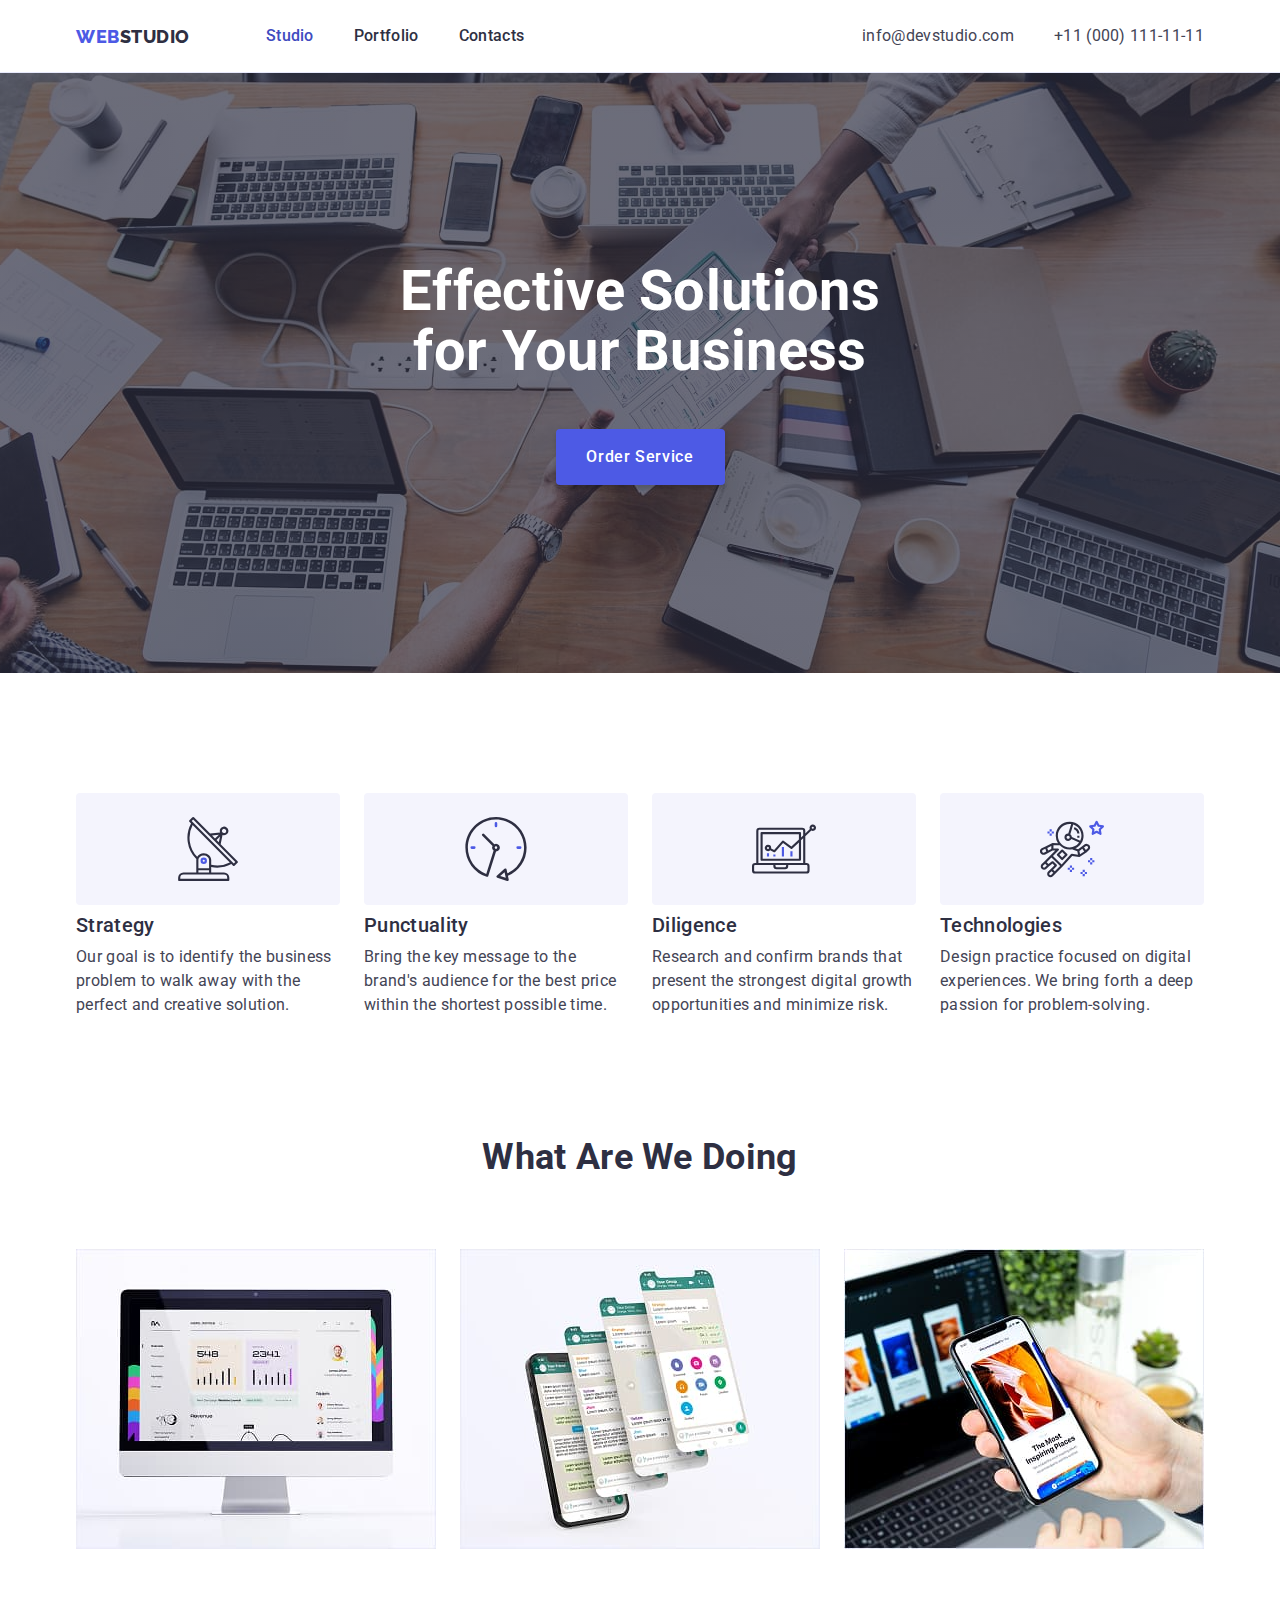
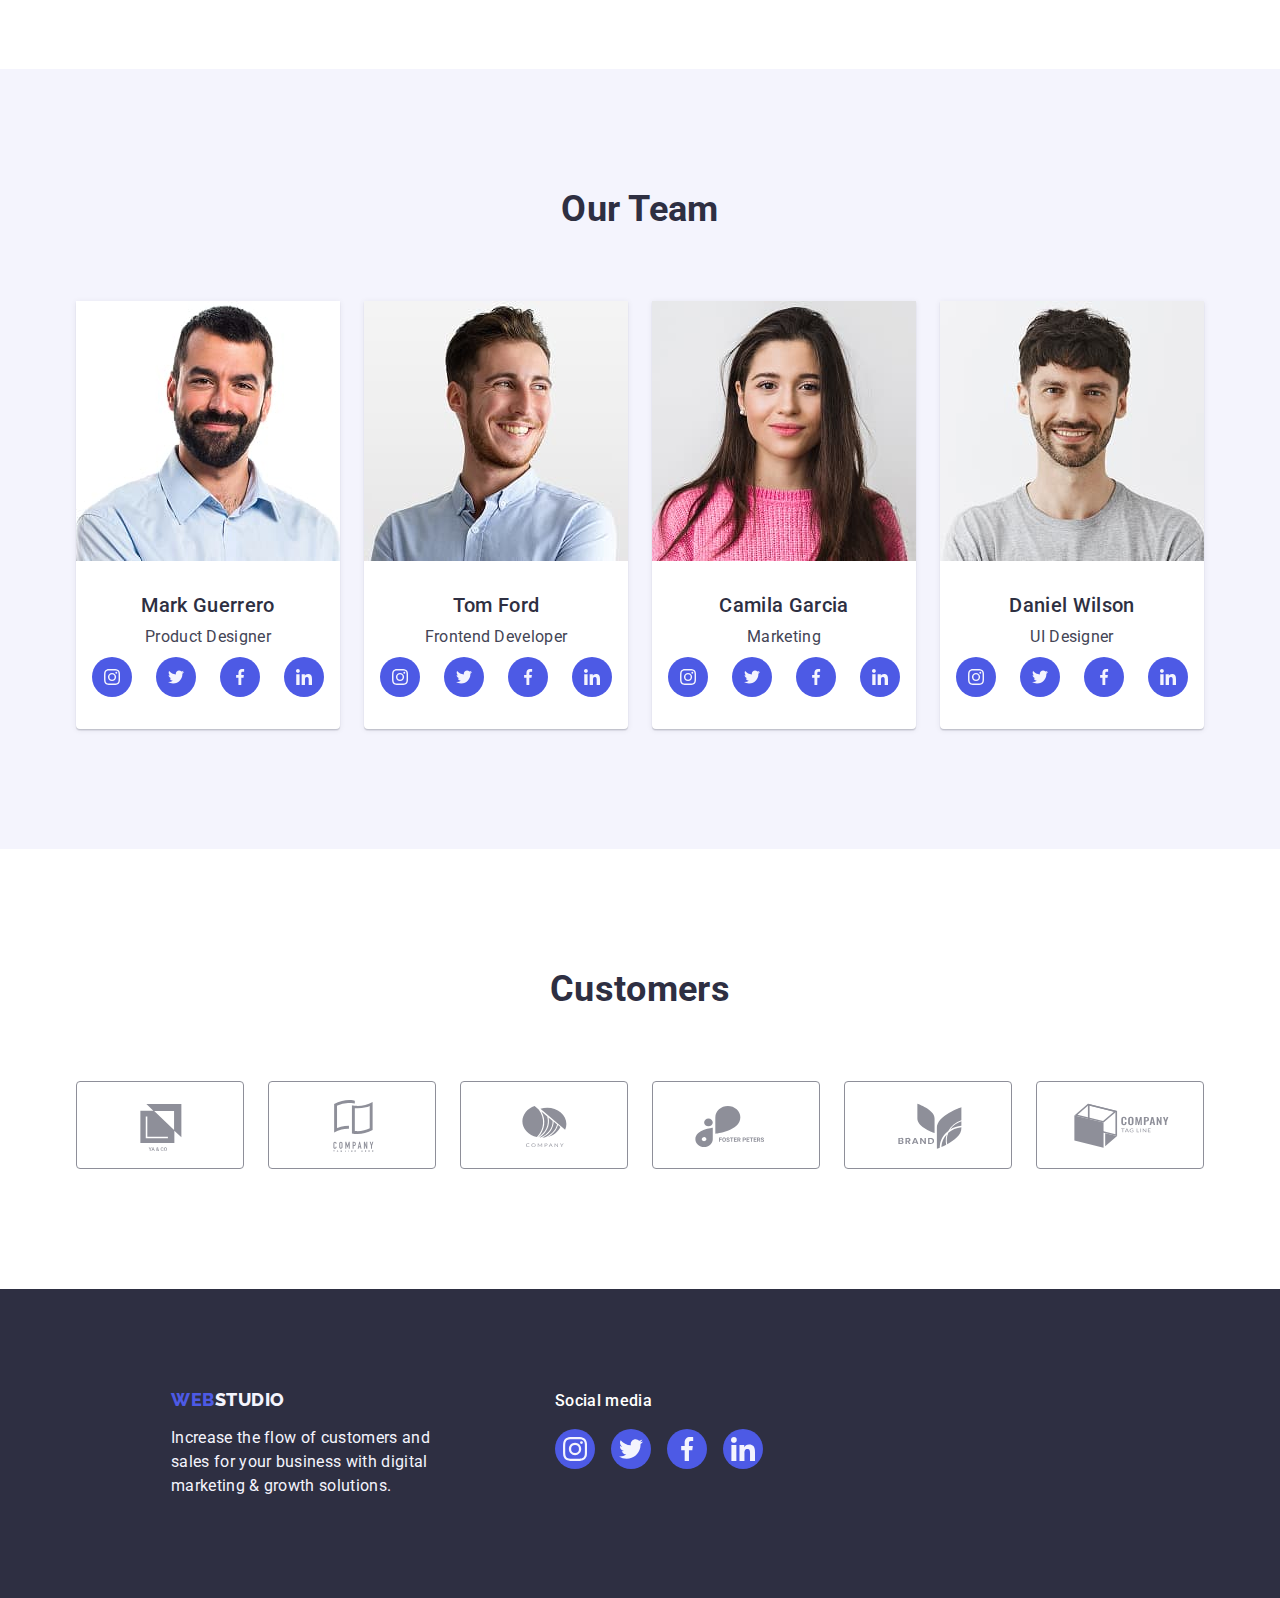
<file: index.html>
<!DOCTYPE html>
<html lang="en">
  <head>
    <meta charset="UTF-8" />
    <meta name="viewport" content="width=device-width, initial-scale=1.0" />
    <title>Web Studio</title>
    <!-- Normalize -->
    <link
      rel="stylesheet"
      href="https://cdn.jsdelivr.net/npm/modern-normalize@3.0.1/modern-normalize.min.css"
    />
    <!-- Fonst -->
    <link rel="preconnect" href="https://fonts.googleapis.com" />
    <link rel="preconnect" href="https://fonts.gstatic.com" crossorigin />
    <link
      href="https://fonts.googleapis.com/css2?family=Raleway:wght@800&family=Roboto:wght@400;500;700;900&display=swap"
      rel="stylesheet"
    />
    <!-- Custom styles -->
    <link rel="stylesheet" href="./css/styles.css" />
  </head>
  <body class="page">
    <!-- Header section -->
    <header class="header">
      <div class="header-container container">
        <a class="header-logo logo link" href=""
          >Web<span class="header-logo-accent">Studio</span></a
        >
        <nav class="header-nav">
          <ul class="header-list list">
            <li class="header-item">
              <a class="header-link current link" href="./index.html">Studio</a>
            </li>
            <li class="header-item">
              <a class="header-link link" href="./portfolio.html">Portfolio</a>
            </li>
            <li class="header-item">
              <a class="header-link link" href="">Contacts</a>
            </li>
          </ul>
        </nav>
        <ul class="header-contact-list list">
          <li class="header-contact-item">
            <a class="header-contact link" href="mailto:info@devstudio.com"
              >info@devstudio.com</a
            >
          </li>
          <li class="header-contact-item">
            <a class="header-contact link" href="tel:+11(000)111-11-11"
              >+11 (000) 111-11-11</a
            >
          </li>
        </ul>
      </div>
    </header>
    <main>
      <!-- Hero section -->
      <section class="hero">
        <div class="hero-container container">
          <h1 class="hero-title">Effective Solutions for Your Business</h1>
          <button class="hero-button btn" type="button">Order Service</button>
        </div>
      </section>
      <!-- Feature section -->
      <section class="feature section">
        <div class="container">
          <h2 class="hidden-title">Feature</h2>
          <ul class="feature-list list">
            <li class="feature-item">
              <ul class="feature-icon-list list">
                <li class="feature-icon-item">
                  <svg class="feature-icon" width="64" height="64">
                    <use href="./images/icons.svg#icon-antenna"></use>
                  </svg>
                </li>
              </ul>
              <h3 class="title-secondary">Strategy</h3>
              <p class="feature-text">
                Our goal is to identify the business problem to walk away with
                the perfect and creative solution.
              </p>
            </li>
            <li class="feature-item">
              <ul class="feature-icon-list list">
                <li class="feature-icon-item">
                  <svg class="feature-icon" width="64" height="64">
                    <use href="./images/icons.svg#icon-clock"></use>
                  </svg>
                </li>
              </ul>
              <h3 class="title-secondary">Punctuality</h3>
              <p class="feature-text">
                Bring the key message to the brand's audience for the best price
                within the shortest possible time.
              </p>
            </li>
            <li class="feature-item">
              <ul class="feature-icon-list list">
                <li class="feature-icon-item">
                  <svg class="feature-icon" width="64" height="64">
                    <use href="./images/icons.svg#icon-diagram"></use>
                  </svg>
                </li>
              </ul>
              <h3 class="title-secondary">Diligence</h3>
              <p class="feature-text">
                Research and confirm brands that present the strongest digital
                growth opportunities and minimize risk.
              </p>
            </li>
            <li class="feature-item">
              <ul class="feature-icon-list list">
                <li class="feature-icon-item">
                  <svg class="feature-icon" width="64" height="64">
                    <use href="./images/icons.svg#icon-astronaut"></use>
                  </svg>
                </li>
              </ul>
              <h3 class="title-secondary">Technologies</h3>
              <p class="feature-text">
                Design practice focused on digital experiences. We bring forth a
                deep passion for problem-solving.
              </p>
            </li>
          </ul>
        </div>
      </section>
      <!-- What are we doing -->
      <section class="we-doing section">
        <div class="container">
          <h2 class="we-doing-title title">What are we doing</h2>
          <ul class="we-doing-list list">
            <li class="we-doing-item">
              <img
                class="we-doing-img"
                src="./images/we-doing/monitor.jpg"
                alt="Statistics infographics on the monitor"
                width="360"
                height="300"
              />
            </li>
            <li class="we-doing-item">
              <img
                class="we-doing-img"
                src="./images/we-doing/phone.jpg"
                alt="Phone with messages"
                width="360"
                height="300"
              />
            </li>
            <li class="we-doing-item">
              <img
                class="we-doing-img"
                src="./images/we-doing/phone-laptop.jpg"
                alt="Phone and laptop with website"
                width="360"
                height="300"
              />
            </li>
          </ul>
        </div>
      </section>
      <!-- Our Team section -->
      <section class="team section">
        <div class="container">
          <h2 class="team-title-primary title">Our Team</h2>
          <ul class="team-list card-set list">
            <li class="team-item card-set-item">
              <img
                class="team-img"
                src="./images/team/mark-guerrero.jpg"
                alt="Mark Guerrero product designer"
                width="264"
                height="260"
              />
              <div class="team-wraper">
                <h3 class="team-title title-secondary">Mark Guerrero</h3>
                <p class="team-text">Product Designer</p>
                <ul class="socials-list list">
                  <li class="socials-item">
                    <a
                      class="socials-link"
                      href="https://instagram.com"
                      target="_blank"
                      rel="noopener noreferrer"
                      aria-label="Instagram link"
                    >
                      <svg class="socials-icon" width="16" height="16">
                        <use href="./images/icons.svg#icon-instagram"></use>
                      </svg>
                    </a>
                  </li>

                  <li class="socials-item">
                    <a
                      class="socials-link"
                      href="https://twitter.com"
                      target="_blank"
                      rel="noopener noreferrer"
                      aria-label="Twitter link"
                    >
                      <svg class="socials-icon" width="16" height="16">
                        <use href="./images/icons.svg#icon-twitter"></use>
                      </svg>
                    </a>
                  </li>

                  <li class="socials-item">
                    <a
                      class="socials-link"
                      href="https://facebook.com"
                      target="_blank"
                      rel="noopener noreferrer"
                      aria-label="Facebook link"
                    >
                      <svg class="socials-icon" width="16" height="16">
                        <use href="./images/icons.svg#icon-facebook"></use>
                      </svg>
                    </a>
                  </li>

                  <li class="socials-item">
                    <a
                      class="socials-link"
                      href="https://linkedin.com"
                      target="_blank"
                      rel="noopener noreferrer"
                      aria-label="Linkedin link"
                    >
                      <svg class="socials-icon" width="16" height="16">
                        <use href="./images/icons.svg#icon-linkedin"></use>
                      </svg>
                    </a>
                  </li>
                </ul>
              </div>
            </li>

            <li class="team-item card-set-item">
              <img
                class="team-img"
                src="./images/team/tom-ford.jpg"
                alt="Tom Ford frontend developer"
                width="264"
                height="260"
              />
              <div class="team-wraper">
                <h3 class="team-title title-secondary">Tom Ford</h3>
                <p class="team-text">Frontend Developer</p>
                <ul class="socials-list list">
                  <li class="socials-item">
                    <a
                      class="socials-link"
                      href="https://instagram.com"
                      target="_blank"
                      rel="noopener noreferrer"
                      aria-label="Instagram link"
                    >
                      <svg class="socials-icon" width="16" height="16">
                        <use href="./images/icons.svg#icon-instagram"></use>
                      </svg>
                    </a>
                  </li>

                  <li class="socials-item">
                    <a
                      class="socials-link"
                      href="https://twitter.com"
                      target="_blank"
                      rel="noopener noreferrer"
                      aria-label="Twitter link"
                    >
                      <svg class="socials-icon" width="16" height="16">
                        <use href="./images/icons.svg#icon-twitter"></use>
                      </svg>
                    </a>
                  </li>

                  <li class="socials-item">
                    <a
                      class="socials-link"
                      href="https://facebook.com"
                      target="_blank"
                      rel="noopener noreferrer"
                      aria-label="Facebook link"
                    >
                      <svg class="socials-icon" width="16" height="16">
                        <use href="./images/icons.svg#icon-facebook"></use>
                      </svg>
                    </a>
                  </li>

                  <li class="socials-item">
                    <a
                      class="socials-link"
                      href="https://linkedin.com"
                      target="_blank"
                      rel="noopener noreferrer"
                      aria-label="Linkedin link"
                    >
                      <svg class="socials-icon" width="16" height="16">
                        <use href="./images/icons.svg#icon-linkedin"></use>
                      </svg>
                    </a>
                  </li>
                </ul>
              </div>
            </li>
            <li class="team-item card-set-item">
              <img
                class="team-img"
                src="./images/team/camila-garcia.jpg"
                alt="Camila Garcia marketing"
                width="264"
                height="260"
              />
              <div class="team-wraper">
                <h3 class="team-title title-secondary">Camila Garcia</h3>
                <p class="team-text">Marketing</p>
                <ul class="socials-list list">
                  <li class="socials-item">
                    <a
                      class="socials-link"
                      href="https://instagram.com"
                      target="_blank"
                      rel="noopener noreferrer"
                      aria-label="Instagram link"
                    >
                      <svg class="socials-icon" width="16" height="16">
                        <use href="./images/icons.svg#icon-instagram"></use>
                      </svg>
                    </a>
                  </li>

                  <li class="socials-item">
                    <a
                      class="socials-link"
                      href="https://twitter.com"
                      target="_blank"
                      rel="noopener noreferrer"
                      aria-label="Twitter link"
                    >
                      <svg class="socials-icon" width="16" height="16">
                        <use href="./images/icons.svg#icon-twitter"></use>
                      </svg>
                    </a>
                  </li>

                  <li class="socials-item">
                    <a
                      class="socials-link"
                      href="https://facebook.com"
                      target="_blank"
                      rel="noopener noreferrer"
                      aria-label="Facebook link"
                    >
                      <svg class="socials-icon" width="16" height="16">
                        <use href="./images/icons.svg#icon-facebook"></use>
                      </svg>
                    </a>
                  </li>

                  <li class="socials-item">
                    <a
                      class="socials-link"
                      href="https://linkedin.com"
                      target="_blank"
                      rel="noopener noreferrer"
                      aria-label="Linkedin link"
                    >
                      <svg class="socials-icon" width="16" height="16">
                        <use href="./images/icons.svg#icon-linkedin"></use>
                      </svg>
                    </a>
                  </li>
                </ul>
              </div>
            </li>
            <li class="team-item card-set-item">
              <img
                class="team-img"
                src="./images/team/daniel-wilson.jpg"
                alt="Daniel Wilson UI designer"
                width="264"
                height="260"
              />
              <div class="team-wraper">
                <h3 class="team-title title-secondary">Daniel Wilson</h3>
                <p class="team-text">UI Designer</p>
                <ul class="socials-list list">
                  <li class="socials-item">
                    <a
                      class="socials-link"
                      href="https://instagram.com"
                      target="_blank"
                      rel="noopener noreferrer"
                      aria-label="Instagram link"
                    >
                      <svg class="socials-icon" width="16" height="16">
                        <use href="./images/icons.svg#icon-instagram"></use>
                      </svg>
                    </a>
                  </li>

                  <li class="socials-item">
                    <a
                      class="socials-link"
                      href="https://twitter.com"
                      target="_blank"
                      rel="noopener noreferrer"
                      aria-label="Twitter link"
                    >
                      <svg class="socials-icon" width="16" height="16">
                        <use href="./images/icons.svg#icon-twitter"></use>
                      </svg>
                    </a>
                  </li>

                  <li class="socials-item">
                    <a
                      class="socials-link"
                      href="https://facebook.com"
                      target="_blank"
                      rel="noopener noreferrer"
                      aria-label="Facebook link"
                    >
                      <svg class="socials-icon" width="16" height="16">
                        <use href="./images/icons.svg#icon-facebook"></use>
                      </svg>
                    </a>
                  </li>

                  <li class="socials-item">
                    <a
                      class="socials-link"
                      href="https://linkedin.com"
                      target="_blank"
                      rel="noopener noreferrer"
                      aria-label="Linkedin link"
                    >
                      <svg class="socials-icon" width="16" height="16">
                        <use href="./images/icons.svg#icon-linkedin"></use>
                      </svg>
                    </a>
                  </li>
                </ul>
              </div>
            </li>
          </ul>
        </div>
      </section>
      <!-- Customers section -->
      <section class="section">
        <div class="customers-container container">
          <h2 class="customers-title title">Customers</h2>
          <ul class="customers-list list">
            <li class="customers-item">
              <a class="customers-link" href="">
                <svg class="customers-icon" width="104" height="56">
                  <use href="./images/icons.svg#icon-logo-1"></use>
                </svg>
              </a>
            </li>

            <li class="customers-item">
              <a class="customers-link" href="">
                <svg class="customers-icon" width="104" height="56">
                  <use href="./images/icons.svg#icon-logo-2"></use>
                </svg>
              </a>
            </li>

            <li class="customers-item">
              <a class="customers-link" href="">
                <svg class="customers-icon" width="104" height="56">
                  <use href="./images/icons.svg#icon-logo-3"></use>
                </svg>
              </a>
            </li>

            <li class="customers-item">
              <a class="customers-link" href="">
                <svg class="customers-icon" width="104" height="56">
                  <use href="./images/icons.svg#icon-logo-4"></use>
                </svg>
              </a>
            </li>

            <li class="customers-item">
              <a class="customers-link" href="">
                <svg class="customers-icon" width="104" height="56">
                  <use href="./images/icons.svg#icon-logo-5"></use>
                </svg>
              </a>
            </li>

            <li class="customers-item">
              <a class="customers-link" href="">
                <svg class="customers-icon" width="104" height="56">
                  <use href="./images/icons.svg#icon-logo-6"></use>
                </svg>
              </a>
            </li>
          </ul>
        </div>
      </section>
    </main>

    <!-- Footer section -->
    <footer class="footer">
      <div class="footer-container container">
        <div class="footer-left-wrapper">
          <a class="footer-logo logo link" href=""
            >Web<span class="footer-logo-accent">Studio</span></a
          >
          <p class="footer-text">
            Increase the flow of customers and sales for your business with
            digital marketing &amp; growth solutions.
          </p>
        </div>
        <div class="footer-right-wrapper">
          <p class="socials-text">Social media</p>
          <ul class="socials-list socials-list-footer list">
            <li class="socials-item">
              <a
                class="socials-link socials-footer-link"
                href="https://instagram.com"
                target="_blank"
                rel="noopener noreferrer"
                aria-label="Instagram link"
              >
                <svg class="socials-icon" width="24" height="24">
                  <use href="./images/icons.svg#icon-instagram"></use>
                </svg>
              </a>
            </li>

            <li class="socials-item">
              <a
                class="socials-link socials-footer-link"
                href="https://twitter.com"
                target="_blank"
                rel="noopener noreferrer"
                aria-label="Twitter link"
              >
                <svg class="socials-icon" width="24" height="24">
                  <use href="./images/icons.svg#icon-twitter"></use>
                </svg>
              </a>
            </li>

            <li class="socials-item">
              <a
                class="socials-link socials-footer-link"
                href="https://facebook.com"
                target="_blank"
                rel="noopener noreferrer"
                aria-label="Facebook link"
              >
                <svg class="socials-icon" width="24" height="24">
                  <use href="./images/icons.svg#icon-facebook"></use>
                </svg>
              </a>
            </li>

            <li class="socials-item">
              <a
                class="socials-link socials-footer-link"
                href="https://linkedin.com"
                target="_blank"
                rel="noopener noreferrer"
                aria-label="Linkedin link"
              >
                <svg class="socials-icon" width="24" height="24">
                  <use href="./images/icons.svg#icon-linkedin"></use>
                </svg>
              </a>
            </li>
          </ul>
        </div>
      </div>
    </footer>
  </body>
</html>
</file>
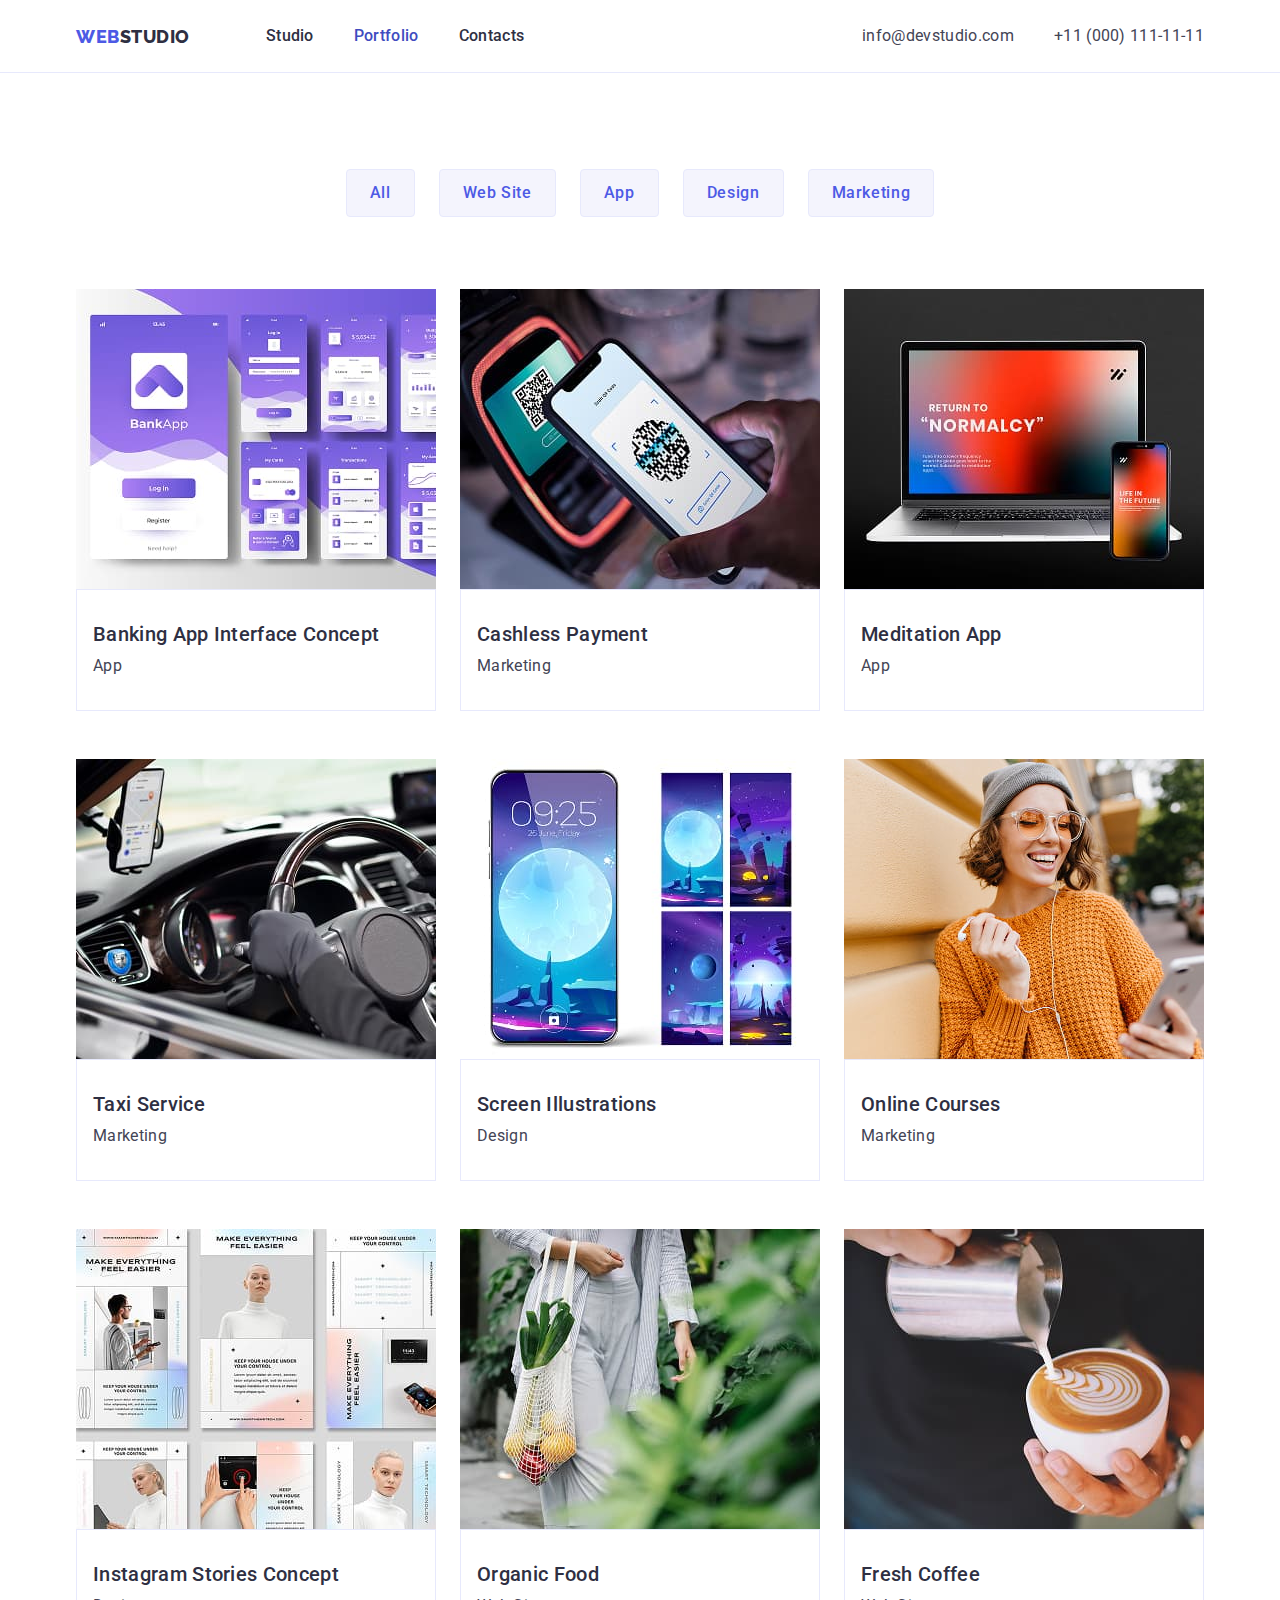
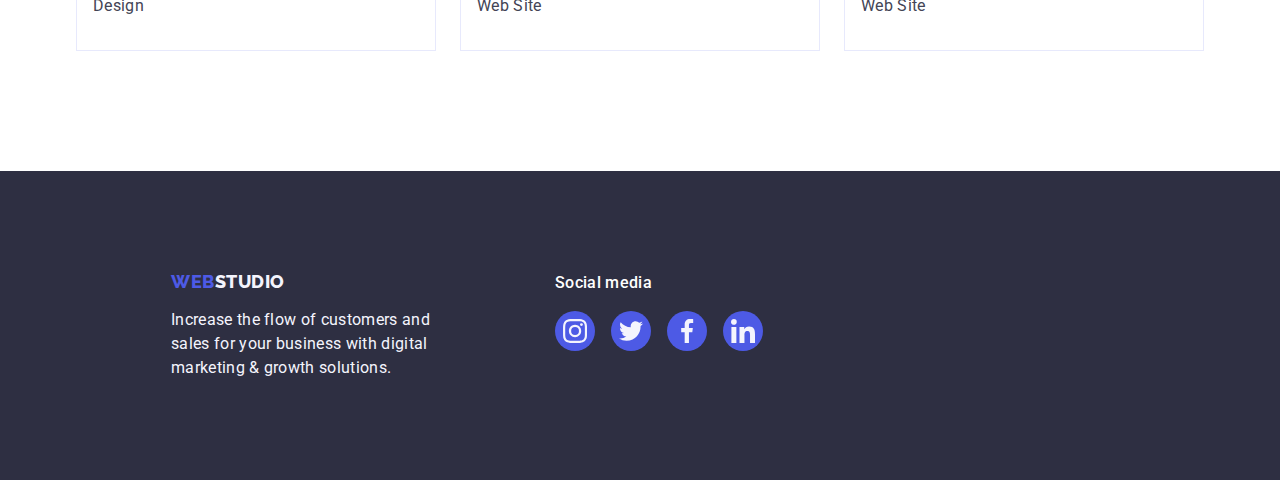
<file: portfolio.html>
<!DOCTYPE html>
<html lang="en">
  <head>
    <meta charset="UTF-8" />
    <meta name="viewport" content="width=device-width, initial-scale=1.0" />
    <title>Web Studio</title>
    <!-- Normalize -->
    <link
      rel="stylesheet"
      href="https://cdn.jsdelivr.net/npm/modern-normalize@3.0.1/modern-normalize.min.css"
    />
    <!-- Fonst -->
    <link rel="preconnect" href="https://fonts.googleapis.com" />
    <link rel="preconnect" href="https://fonts.gstatic.com" crossorigin />
    <link
      href="https://fonts.googleapis.com/css2?family=Raleway:wght@800&family=Roboto:wght@400;500;700;900&display=swap"
      rel="stylesheet"
    />
    <!-- Custom styles -->
    <link rel="stylesheet" href="./css/styles.css" />
  </head>
  <body class="page">
    <!-- Header section -->
    <header class="header">
      <div class="header-container container">
        <a class="header-logo logo link" href=""
          >Web<span class="header-logo-accent">Studio</span></a
        >
        <nav class="header-nav">
          <ul class="header-list list">
            <li class="header-item">
              <a class="header-link link" href="./index.html">Studio</a>
            </li>
            <li class="header-item">
              <a class="header-link current link" href="./portfolio.html"
                >Portfolio</a
              >
            </li>
            <li class="header-item">
              <a class="header-link link" href="">Contacts</a>
            </li>
          </ul>
        </nav>
        <ul class="header-contact-list list">
          <li class="header-contact-item">
            <a class="header-contact link" href="mailto:info@devstudio.com"
              >info@devstudio.com</a
            >
          </li>
          <li class="header-contact-item">
            <a class="header-contact link" href="tel:+11(000)111-11-11"
              >+11 (000) 111-11-11</a
            >
          </li>
        </ul>
      </div>
    </header>
    <main>
      <!-- Filters section -->
      <section class="filters">
        <div class="container">
          <h1 class="hidden-title">Filters</h1>
          <ul class="filters-list list">
            <li class="filters-item">
              <button class="filters-button btn" type="button">All</button>
            </li>
            <li class="filters-item">
              <button class="filters-button btn" type="button">Web Site</button>
            </li>
            <li class="filters-item">
              <button class="filters-button btn" type="button">App</button>
            </li>
            <li class="filters-item">
              <button class="filters-button btn" type="button">Design</button>
            </li>
            <li class="filters-item">
              <button class="filters-button btn" type="button">
                Marketing
              </button>
            </li>
          </ul>
        </div>
      </section>
      <!-- Card row section -->
      <section class="card section">
        <div class="container">
          <h2 class="hidden-title">Card row</h2>
          <ul class="card-list card-set list">
            <li class="card-item card-set-item">
              <a class="link" href="">
                <img
                  src="./images/card-row/banking-app.jpg"
                  alt="Registration form in the banking application"
                  width="360"
                  height="300"
                />
                <div class="card-wraper">
                  <h3 class="title-secondary">Banking App Interface Concept</h3>
                  <p class="card-text">App</p>
                </div>
              </a>
            </li>
            <li class="card-item card-set-item">
              <a class="link" href="">
                <img
                  src="./images/card-row/cashless-pay.jpg"
                  alt="Payment by phone via terminal"
                  width="360"
                  height="300"
                />
                <div class="card-wraper">
                  <h3 class="title-secondary">Cashless Payment</h3>
                  <p class="card-text">Marketing</p>
                </div>
              </a>
            </li>
            <li class="card-item card-set-item">
              <a class="link" href="">
                <img
                  src="./images/card-row/laptop-phone.jpg"
                  alt="Meditation app for laptop and phone"
                  width="360"
                  height="300"
                />
                <div class="card-wraper">
                  <h3 class="title-secondary">Meditation App</h3>
                  <p class="card-text">App</p>
                </div>
              </a>
            </li>
            <li class="card-item card-set-item">
              <a class="link" href="">
                <img
                  src="./images/card-row/car.jpg"
                  alt="Taxi driver driving a car"
                  width="360"
                  height="300"
                />
                <div class="card-wraper">
                  <h3 class="title-secondary">Taxi Service</h3>
                  <p class="card-text">Marketing</p>
                </div>
              </a>
            </li>
            <li class="card-item card-set-item">
              <a class="link" href="">
                <img
                  src="./images/card-row/illustrations.jpg"
                  alt="Phone with background image"
                  width="360"
                  height="300"
                />
                <div class="card-wraper">
                  <h3 class="title-secondary">Screen Illustrations</h3>
                  <p class="card-text">Design</p>
                </div>
              </a>
            </li>
            <li class="card-item card-set-item">
              <a class="link" href="">
                <img
                  src="./images/card-row/girl.jpg"
                  alt="Girl in headphones with a phone"
                  width="360"
                  height="300"
                />
                <div class="card-wraper">
                  <h3 class="title-secondary">Online Courses</h3>
                  <p class="card-text">Marketing</p>
                </div>
              </a>
            </li>
            <li class="card-item card-set-item">
              <a class="link" href="">
                <img
                  src="./images/card-row/stories.jpg"
                  alt="Instagram stories concept page"
                  width="360"
                  height="300"
                />
                <div class="card-wraper">
                  <h3 class="title-secondary">Instagram Stories Concept</h3>
                  <p class="card-text">Design</p>
                </div>
              </a>
            </li>
            <li class="card-item card-set-item">
              <a class="link" href="">
                <img
                  src="./images/card-row/organic-food.jpg"
                  alt="Girl with a string bag of fruits and vegetables"
                  width="360"
                  height="300"
                />
                <div class="card-wraper">
                  <h3 class="title-secondary">Organic Food</h3>
                  <p class="card-text">Web Site</p>
                </div>
              </a>
            </li>
            <li class="card-item card-set-item">
              <a class="link" href="">
                <img
                  src="./images/card-row/coffee.jpg"
                  alt="A cup of fresh coffee"
                  width="360"
                  height="300"
                />
                <div class="card-wraper">
                  <h3 class="title-secondary">Fresh Coffee</h3>
                  <p class="card-text">Web Site</p>
                </div>
              </a>
            </li>
          </ul>
        </div>
      </section>
    </main>

    <!-- Footer section -->
    <footer class="footer">
      <div class="footer-container container">
        <div class="footer-left-wrapper">
          <a class="footer-logo logo link" href=""
            >Web<span class="footer-logo-accent">Studio</span></a
          >
          <p class="footer-text">
            Increase the flow of customers and sales for your business with
            digital marketing &amp; growth solutions.
          </p>
        </div>
        <div class="footer-right-wrapper">
          <p class="socials-text">Social media</p>
          <ul class="socials-list socials-list-footer list">
            <li class="socials-item">
              <a
                class="socials-link socials-footer-link"
                href="https://instagram.com"
                target="_blank"
                rel="noopener noreferrer"
                aria-label="Instagram link"
              >
                <svg class="socials-icon" width="24" height="24">
                  <use href="./images/icons.svg#icon-instagram"></use>
                </svg>
              </a>
            </li>

            <li class="socials-item">
              <a
                class="socials-link socials-footer-link"
                href="https://twitter.com"
                target="_blank"
                rel="noopener noreferrer"
                aria-label="Twitter link"
              >
                <svg class="socials-icon" width="24" height="24">
                  <use href="./images/icons.svg#icon-twitter"></use>
                </svg>
              </a>
            </li>

            <li class="socials-item">
              <a
                class="socials-link socials-footer-link"
                href="https://facebook.com"
                target="_blank"
                rel="noopener noreferrer"
                aria-label="Facebook link"
              >
                <svg class="socials-icon" width="24" height="24">
                  <use href="./images/icons.svg#icon-facebook"></use>
                </svg>
              </a>
            </li>

            <li class="socials-item">
              <a
                class="socials-link socials-footer-link"
                href="https://linkedin.com"
                target="_blank"
                rel="noopener noreferrer"
                aria-label="Linkedin link"
              >
                <svg class="socials-icon" width="24" height="24">
                  <use href="./images/icons.svg#icon-linkedin"></use>
                </svg>
              </a>
            </li>
          </ul>
        </div>
      </div>
    </footer>
  </body>
</html>
</file>
<file: css/styles.css>
:root {
  /* Fonts */
    --font-family: "Roboto", sans-serif;
    --second-family: "Raleway", sans-serif;

  /* Text colors */
  --navy-blue-tx: #2e2f42;
  --iris-tx: #4d5ae5;
  --slate-tx: #434455;
  --white-tx: #fff;
  --cloud-tx: #f4f4fd;
  --ocean-tx: #404bbf;

/* BG colors */
--navy-blue-bg: #2e2f42;
--iris-bg: #4d5ae5;
--ocean-bg: #404bbf;
--white-bg: #fff;
--cloud-bg: #f4f4fd;
--green-bg:#31D0AA;
--light-slate-bg: #8e8f99;

/* BR colors */
--cornflower-br: #e7e9fc;
--light-slate-br: #8e8f99;
--cloud-br: #f4f4fd;
--ocean-br: #404bbf;

/* Others */
--items: 3;
--indent: 24px;
--radius: 4px;
}

/* reset styles */
h1, 
h2, 
h3, 
h4, 
h5, 
h6, 
p {
  margin: 0;
}

img {
  display: block;
  max-width: 100%;
  height: auto;
}

.page {
  font-family: var(--font-family);
  font-size: 16px;
  line-height: calc(24 / 16);
  letter-spacing: 0.02em;
  color: var(--navy-blue-tx);
}

.hidden-title {
  position: absolute;
  white-space: nowrap;
  width: 1px;
  height: 1px;
  overflow: hidden;
  border: 0;
  padding: 0;
  clip: rect(0 0 0 0);
  clip-path: inset(100%);
  margin: -1px;
}

.link {
  text-decoration: none;
  color: currentColor;
}

.list {
  list-style:none;
  margin: 0;
  padding: 0;
}
/* reset end */

.container {
  width: 1158px;
  padding-left: 15px;
  padding-right: 15px;
  margin-left: auto;
  margin-right: auto;
}

.section {
  padding-top: 120px;
  padding-bottom: 120px;
}

.logo {
  font-family: var(--second-family);
  font-weight: 800;
  font-size: 18px;
  line-height: calc(21 / 18);
  letter-spacing: 0.03em;
  text-transform: uppercase;
  color: var(--iris-tx);
}

.btn {
  border-radius: var(--radius);
  font-family: inherit;
  font-weight: 500;
  font-size: 16px;
  line-height: calc(24 / 16);
  letter-spacing: 0.04em;
  cursor: pointer;
}

.title {
  margin-bottom: 72px;
  font-size: 36px;
  line-height: calc(40 / 36);
  text-transform: capitalize;
  text-align: center;
}

.title-secondary {
  margin-bottom: 8px;
  font-weight: 500;
  font-size: 20px;
  line-height: calc(24 / 20);
}

.card-set {
  display: flex;
  flex-wrap: wrap;
  gap: var(--indent);
}

.card-set-item {
  flex-basis: calc((100% - var(--indent) * (var(--items) -1)) / var(--items));
}

/* Header styles */
.header {
  background: var(--white-bg);
  border-bottom: 1px solid var(--cornflower-br);
}

.header-container {
  display: flex;
  align-items: center;
}

.header-logo {
  margin-right: 76px;
}

.header-logo-accent {
  color: var(--navy-blue-tx);
}

.header-nav {
  margin-right: auto;
}

.header-list {
  display: flex;
  align-items: center;
  gap: 40px;
}

.header-link {
  display: block;
  padding-top: 24px;
  padding-bottom: 24px;
  font-weight: 500;
}

.current {
  color: var(--ocean-tx);
}

.header-contact-list {
  display: flex;
  align-items: center;
  gap: 40px;
}

.header-contact {
  display: block;
  padding-top: 24px;
  padding-bottom: 24px;
  color: var(--slate-tx);
}

.header-link:hover,
.header-link:focus,
.header-contact:hover,
.header-contact:focus {
  color: var(--ocean-tx);
}

/* Hero styles */
.hero {
  max-width: 1440px;
  margin-left: auto;
  margin-right: auto;
  padding-top: 188px;
  padding-bottom: 188px;
  background-color: var(--navy-blue-bg);
  background-image: linear-gradient(rgba(46, 47, 66, 0.7), rgba(46, 47, 66, 0.7)), url(../images/hero/bg-img.jpg);
  background-repeat: no-repeat;
  background-position: center;
  background-size: cover;
}

.hero-title {
  margin-left: auto;
  margin-right: auto;
  width: 496px;
  margin-bottom: 48px;
  font-size: 56px;
  line-height: calc(60 / 56);
  text-align: center;
  color: var(--white-tx);
}

.hero-button {
  display: block;
  margin-left: auto;
  margin-right: auto;
  min-width: 169px;
  min-height: 56px;
  padding: 15px 30px;
  color: var(--white-tx);
  background-color: var(--iris-bg);
  box-shadow: 0 4px 4px 0 rgba(0, 0, 0, 0.15);
  border: none;
}

.hero-button:hover,
.hero-button:focus {
  background-color: var(--ocean-bg);
}

/* Feature styles */
.feature-list {
  --items: 4;
  display: flex;
  flex-wrap: wrap;
  gap: var(--indent);
}

.feature-item {
  flex-basis: calc(100% / var(--items) - var(--indent));
}

.feature-text {
  color: var(--slate-tx);
}

.feature-icon-list {
  display: flex;
  align-items: center;
  justify-content: center;
}

.feature-icon-item {
  margin-bottom: 8px;
  display: flex;
  align-items: center;
  justify-content: center;
  width: 264px;
  height: 112px;
  border-radius: var(--radius);
  background-color: var(--cloud-bg);
}

/* What are we doing styles */
.we-doing {
  padding-top: 0;
}

.we-doing-list {
  display: flex;
  flex-wrap: wrap;
  justify-content: space-between;
}

/* Team styles */
.team {
  background-color: var(--cloud-bg);
}

.team-list {
  --items: 4;
}

.team-item {
  border-radius: 0 0 4px 4px;
  box-shadow: 0 2px 1px 0 rgba(46, 47, 66, 0.08), 0 1px 1px 0 rgba(46, 47, 66, 0.16), 0 1px 6px 0 rgba(46, 47, 66, 0.08);
  background-color: var(--white-bg);
}

.team-wraper {
  padding: 32px 16px;
}

.team-title {
  text-align: center;
}

.team-text {
  margin-bottom: 8px;
  text-align: center;
  color: var(--slate-tx);
}

.socials-list {
  display: flex;
  align-items: center;
  justify-content: center;
  gap: var(--indent);
}

.socials-link {
  display: flex;
  align-items: center;
  justify-content: center;
  width: 40px;
  height: 40px;
  background-color: var(--iris-bg);
  border-radius: 50%;
}

.socials-icon {
  fill: var(--cloud-bg);
}

.socials-link:hover, 
.socials-link:focus {
  background-color: var(--ocean-bg);
}

/* Customers styles */
.customers-list {
  display: flex;
  gap: var(--indent);
}

.customers-link {
  display: flex;
  align-items: center;
  justify-content: center;
  width: 168px;
  height: 88px;
  border: 1px solid var(--light-slate-br);
  border-radius: var(--radius);
}

.customers-link:hover, 
.customers-link:focus { 
  border-color: var(--ocean-br);
}

.customers-link:hover .customers-icon,
.customers-link:hover .customers-icon {
  fill: var(--ocean-bg);
}

.customers-icon {
  fill: var(--light-slate-bg);
}

/* Filters styles */
.filters {
  padding-top: 96px;
  padding-bottom: 72px;
}

.filters-list {
  display: flex;
  justify-content: center;
  gap: var(--indent);
}

.filters-button {
  text-align: center;
  color: var(--iris-tx);
  padding: 11px 23px;
  border: 1px solid var(--cornflower-br);
  background-color: var(--cloud-bg);
}

.filters-button:hover,
.filters-button:focus {
  color: var(--white-tx);
  background-color: var(--ocean-bg);
  box-shadow: 0 2px 2px 0 rgba(0, 0, 0, 0.12), 0 2px 1px 0 rgba(0, 0, 0, 0.08), 0 3px 1px 0 rgba(0, 0, 0, 0.1);
}

/* Card row styles */
.card {
  padding-top: 0;
}

.card-list {
  row-gap: 48px; 
}

.card-item {
  border-top: 0;
  background-color: var(--white-bg);
}

.card-wraper {
  padding-left: 16px;
  padding-top: 32px;
  padding-bottom: 32px;
  border: 1px solid var(--cornflower-br);
}

.card-item:hover,
.card-item:focus {
  border: var(--cloud-br);
  box-shadow: 0 2px 1px 0 rgba(46, 47, 66, 0.08), 0 1px 1px 0 rgba(46, 47, 66, 0.16), 0 1px 6px 0 rgba(46, 47, 66, 0.08);
}

.card-text {
  color: var(--slate-tx);
}

/* Footer styles */
.footer {
  padding-top: 100px;
  padding-bottom: 100px;
  padding-left: 156px;
  background: var(--navy-blue-bg);
}

.footer-container {
  display: flex;
}

.footer-left-wrapper {
  margin-right: 120px;
  max-width: 264px;
}

.footer-logo {
  display: block;
  margin-bottom: 16px;
}

.footer-logo-accent {
  color: var(--cloud-tx);
}

.footer-text {
  color: var(--cloud-tx);
}

.socials-text {
  margin-bottom: 16px;
  font-weight: 500;
  color: var(--white-tx);
}

.socials-list-footer {
  gap: 16px;
}

.socials-footer-link:hover,
.socials-footer-link:focus {
  background-color: var(--green-bg);
}
</file>
